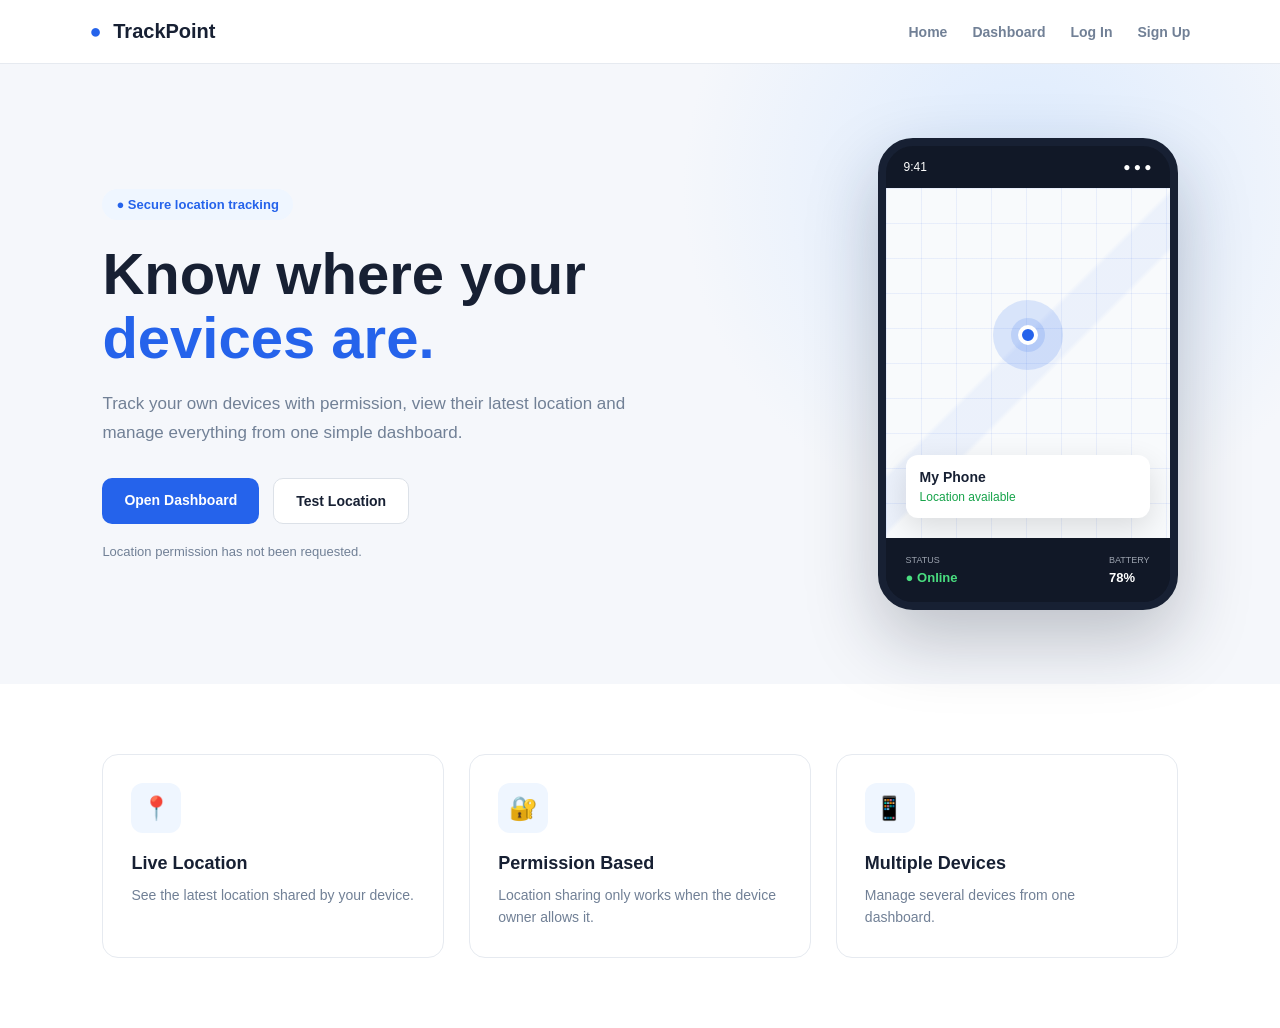
<file: index.html>
<!DOCTYPE html>
<html lang="en">
<head>
    <meta charset="UTF-8">
    <meta name="viewport" content="width=device-width, initial-scale=1.0">

    <title>TrackPoint | Phone Tracking</title>

    <link rel="stylesheet" href="css/style.css">
</head>

<body>

    <nav class="navbar">

        <div class="logo">
            <span>●</span> TrackPoint
        </div>

        <div class="nav-links">
            <a href="index.html">Home</a>
            <a href="dashboard.html">Dashboard</a>
            <a href="login.html">Log In</a>
            <a href="signup.html" class="nav-signup">Sign Up</a>
        </div>

    </nav>


    <main class="hero">

        <div class="hero-content">

            <div class="badge">
                ● Secure location tracking
            </div>

            <h1>
                Know where your
                <span>devices are.</span>
            </h1>

            <p>
                Track your own devices with permission,
                view their latest location and manage
                everything from one simple dashboard.
            </p>

            <div class="hero-buttons">

                <a href="dashboard.html" class="btn primary">
                    Open Dashboard
                </a>

                <button class="btn secondary" onclick="requestLocation()">
                    Test Location
                </button>

            </div>

            <div id="location-status" class="location-status">
                Location permission has not been requested.
            </div>

        </div>


        <div class="phone-preview">

            <div class="phone">

                <div class="phone-top">
                    <span>9:41</span>
                    <span>● ● ●</span>
                </div>

                <div class="map">

                    <div class="map-grid"></div>

                    <div class="location-ring">
                        <div class="location-dot"></div>
                    </div>

                    <div class="map-card">
                        <strong>My Phone</strong>
                        <small>Location available</small>
                    </div>

                </div>

                <div class="phone-bottom">

                    <div>
                        <small>STATUS</small>
                        <strong class="online">● Online</strong>
                    </div>

                    <div>
                        <small>BATTERY</small>
                        <strong>78%</strong>
                    </div>

                </div>

            </div>

        </div>

    </main>


    <section class="features">

        <div class="feature">
            <div class="feature-icon">📍</div>

            <h3>Live Location</h3>

            <p>
                See the latest location shared by your device.
            </p>
        </div>


        <div class="feature">
            <div class="feature-icon">🔐</div>

            <h3>Permission Based</h3>

            <p>
                Location sharing only works when the device owner allows it.
            </p>
        </div>


        <div class="feature">
            <div class="feature-icon">📱</div>

            <h3>Multiple Devices</h3>

            <p>
                Manage several devices from one dashboard.
            </p>
        </div>

    </section>


    <script src="js/app.js"></script>

</body>
</html>
</file>
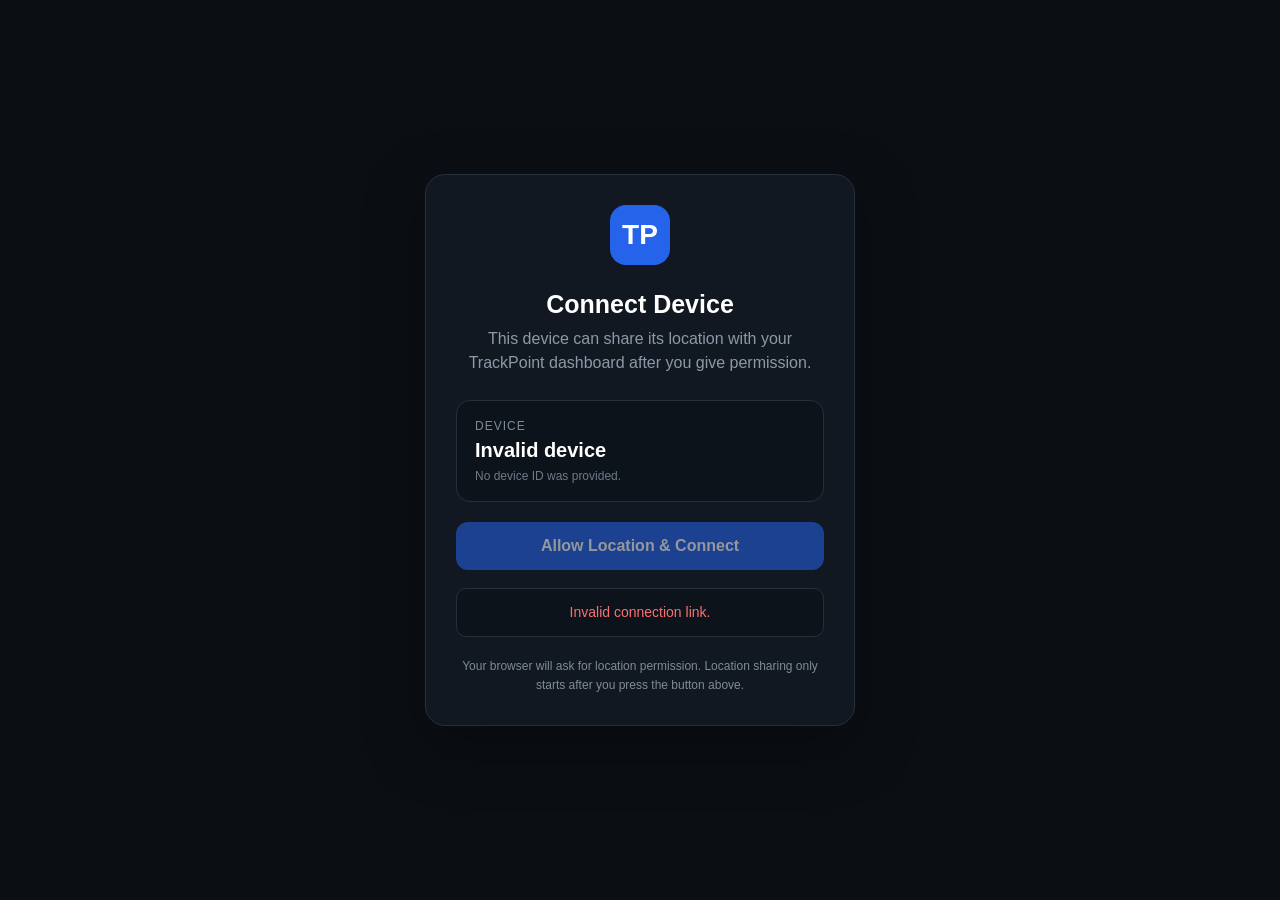
<file: dashboard-backup.html>
<!DOCTYPE html>
<html lang="en">
<head>
    <meta charset="UTF-8">
    <meta name="viewport" content="width=device-width, initial-scale=1.0">

    <title>TrackPoint | Connect Device</title>

    <style>
        * {
            box-sizing: border-box;
            margin: 0;
            padding: 0;
        }

        body {
            font-family: Arial, sans-serif;
            background: #0b0f14;
            color: #ffffff;
            min-height: 100vh;
            display: flex;
            align-items: center;
            justify-content: center;
            padding: 20px;
        }

        .container {
            width: 100%;
            max-width: 430px;
            background: #121821;
            border: 1px solid #26303d;
            border-radius: 20px;
            padding: 30px;
            box-shadow: 0 20px 60px rgba(0,0,0,.35);
        }

        .logo {
            text-align: center;
            margin-bottom: 25px;
        }

        .logo-icon {
            width: 60px;
            height: 60px;
            margin: auto;
            border-radius: 16px;
            background: #2563eb;
            display: flex;
            align-items: center;
            justify-content: center;
            font-size: 28px;
            font-weight: bold;
        }

        h1 {
            text-align: center;
            margin-top: 15px;
            font-size: 25px;
        }

        .subtitle {
            text-align: center;
            color: #8d99a8;
            margin-top: 8px;
            line-height: 1.5;
        }

        .device-box {
            margin-top: 25px;
            background: #0d131b;
            border: 1px solid #26303d;
            border-radius: 14px;
            padding: 18px;
        }

        .label {
            color: #7f8b9a;
            font-size: 12px;
            text-transform: uppercase;
            letter-spacing: 1px;
        }

        .device-name {
            font-size: 20px;
            font-weight: bold;
            margin-top: 6px;
        }

        .device-id {
            font-size: 12px;
            color: #6f7a88;
            margin-top: 7px;
            word-break: break-all;
        }

        button {
            width: 100%;
            border: none;
            border-radius: 12px;
            padding: 15px;
            margin-top: 20px;
            font-size: 16px;
            font-weight: bold;
            cursor: pointer;
            background: #2563eb;
            color: white;
        }

        button:hover {
            background: #1d4ed8;
        }

        button:disabled {
            opacity: .55;
            cursor: not-allowed;
        }

        .status {
            margin-top: 18px;
            padding: 13px;
            border-radius: 10px;
            background: #0d131b;
            border: 1px solid #26303d;
            color: #9ba6b5;
            text-align: center;
            font-size: 14px;
            line-height: 1.5;
        }

        .success {
            color: #4ade80;
        }

        .error {
            color: #f87171;
        }

        .info {
            margin-top: 20px;
            color: #7f8b9a;
            font-size: 12px;
            line-height: 1.6;
            text-align: center;
        }
    </style>
</head>

<body>

<div class="container">

    <div class="logo">
        <div class="logo-icon">TP</div>
    </div>

    <h1>Connect Device</h1>

    <p class="subtitle">
        This device can share its location with your TrackPoint dashboard
        after you give permission.
    </p>

    <div class="device-box">
        <div class="label">Device</div>

        <div class="device-name" id="deviceName">
            Loading...
        </div>

        <div class="device-id" id="deviceId"></div>
    </div>

    <button id="connectBtn" onclick="connectDevice()">
        Allow Location & Connect
    </button>

    <div class="status" id="status">
        Waiting for connection...
    </div>

    <div class="info">
        Your browser will ask for location permission.
        Location sharing only starts after you press the button above.
    </div>

</div>

<script>

const SUPABASE_URL =
    "https://zlzbbtoainxzvgocxpmb.supabase.co";

const SUPABASE_KEY =
    "sb_publishable_MV7UbRGe-c1TiR_YE4s-vA_uX1ThRm_";

const params = new URLSearchParams(window.location.search);

const deviceId = params.get("device");

const deviceNameElement =
    document.getElementById("deviceName");

const deviceIdElement =
    document.getElementById("deviceId");

const statusElement =
    document.getElementById("status");

const connectBtn =
    document.getElementById("connectBtn");

let watchId = null;


/* =========================
   LOAD DEVICE
========================= */

async function loadDevice() {

    if (!deviceId) {

        deviceNameElement.textContent =
            "Invalid device";

        deviceIdElement.textContent =
            "No device ID was provided.";

        connectBtn.disabled = true;

        statusElement.innerHTML =
            '<span class="error">Invalid connection link.</span>';

        return;
    }

    deviceIdElement.textContent =
        deviceId;

    try {

        const response = await fetch(
            `${SUPABASE_URL}/rest/v1/devices?id=eq.${encodeURIComponent(deviceId)}&select=id,device_name,device_code,status`,
            {
                headers: {
                    apikey: SUPABASE_KEY,
                    Authorization:
                        `Bearer ${SUPABASE_KEY}`
                }
            }
        );

        if (!response.ok) {
            throw new Error("Could not load device.");
        }

        const devices = await response.json();

        if (!devices.length) {

            deviceNameElement.textContent =
                "Device not found";

            statusElement.innerHTML =
                '<span class="error">This device does not exist.</span>';

            connectBtn.disabled = true;

            return;
        }

        const device = devices[0];

        deviceNameElement.textContent =
            device.device_name;

        statusElement.textContent =
            "Ready to connect.";

    } catch (error) {

        console.error(error);

        statusElement.innerHTML =
            '<span class="error">Unable to connect to TrackPoint.</span>';
    }
}


/* =========================
   CONNECT DEVICE
========================= */

async function connectDevice() {

    if (!deviceId) {
        return;
    }

    if (!navigator.geolocation) {

        statusElement.innerHTML =
            '<span class="error">This browser does not support location services.</span>';

        return;
    }

    connectBtn.disabled = true;

    statusElement.textContent =
        "Requesting location permission...";

    try {

        const position =
            await getCurrentPosition();

        await sendLocation(position);

        statusElement.innerHTML =
            '<span class="success">Device connected successfully.</span>';

        startTracking();

    } catch (error) {

        console.error(error);

        connectBtn.disabled = false;

        if (error.code === 1) {

            statusElement.innerHTML =
                '<span class="error">Location permission was denied.</span>';

        } else if (error.code === 2) {

            statusElement.innerHTML =
                '<span class="error">Your location could not be determined.</span>';

        } else if (error.code === 3) {

            statusElement.innerHTML =
                '<span class="error">Location request timed out.</span>';

        } else {

            statusElement.innerHTML =
                '<span class="error">Could not connect this device.</span>';
        }
    }
}


/* =========================
   GET LOCATION
========================= */

function getCurrentPosition() {

    return new Promise((resolve, reject) => {

        navigator.geolocation.getCurrentPosition(
            resolve,
            reject,
            {
                enableHighAccuracy: true,
                maximumAge: 5000,
                timeout: 15000
            }
        );

    });
}


/* =========================
   SEND LOCATION
========================= */

async function sendLocation(position) {

    const latitude =
        position.coords.latitude;

    const longitude =
        position.coords.longitude;

    const accuracy =
        position.coords.accuracy;

    const recordedAt =
        new Date().toISOString();


    /* Save location history */

    const locationResponse =
        await fetch(
            `${SUPABASE_URL}/rest/v1/device_locations`,
            {
                method: "POST",

                headers: {
                    apikey: SUPABASE_KEY,
                    Authorization:
                        `Bearer ${SUPABASE_KEY}`,
                    "Content-Type":
                        "application/json",
                    Prefer: "return=minimal"
                },

                body: JSON.stringify({
                    device_id: deviceId,
                    latitude: latitude,
                    longitude: longitude,
                    accuracy: accuracy,
                    recorded_at: recordedAt
                })
            }
        );


    if (!locationResponse.ok) {

        const errorText =
            await locationResponse.text();

        console.error(errorText);

        throw new Error(
            "Failed to save location."
        );
    }


    /* Update device */

    const deviceResponse =
        await fetch(
            `${SUPABASE_URL}/rest/v1/devices?id=eq.${encodeURIComponent(deviceId)}`,
            {
                method: "PATCH",

                headers: {
                    apikey: SUPABASE_KEY,
                    Authorization:
                        `Bearer ${SUPABASE_KEY}`,
                    "Content-Type":
                        "application/json",
                    Prefer: "return=minimal"
                },

                body: JSON.stringify({

                    status: "online",

                    last_latitude:
                        latitude,

                    last_longitude:
                        longitude,

                    last_accuracy:
                        accuracy,

                    last_seen:
                        recordedAt
                })
            }
        );


    if (!deviceResponse.ok) {

        throw new Error(
            "Failed to update device."
        );
    }


    console.log(
        "Location sent:",
        latitude,
        longitude,
        accuracy
    );
}


/* =========================
   CONTINUOUS TRACKING
========================= */

function startTracking() {

    if (watchId !== null) {
        return;
    }

    watchId =
        navigator.geolocation.watchPosition(

            async position => {

                try {

                    await sendLocation(position);

                    statusElement.innerHTML =
                        '<span class="success">Connected • Location updating</span>';

                } catch (error) {

                    console.error(error);

                    statusElement.innerHTML =
                        '<span class="error">Connected, but location update failed.</span>';
                }

            },

            error => {

                console.error(error);

                statusElement.innerHTML =
                    '<span class="error">Location updates stopped.</span>';

                connectBtn.disabled = false;
            },

            {
                enableHighAccuracy: true,
                maximumAge: 5000,
                timeout: 15000
            }
        );
}


/* =========================
   START
========================= */

loadDevice();

</script>

</body>
</html>
</file>
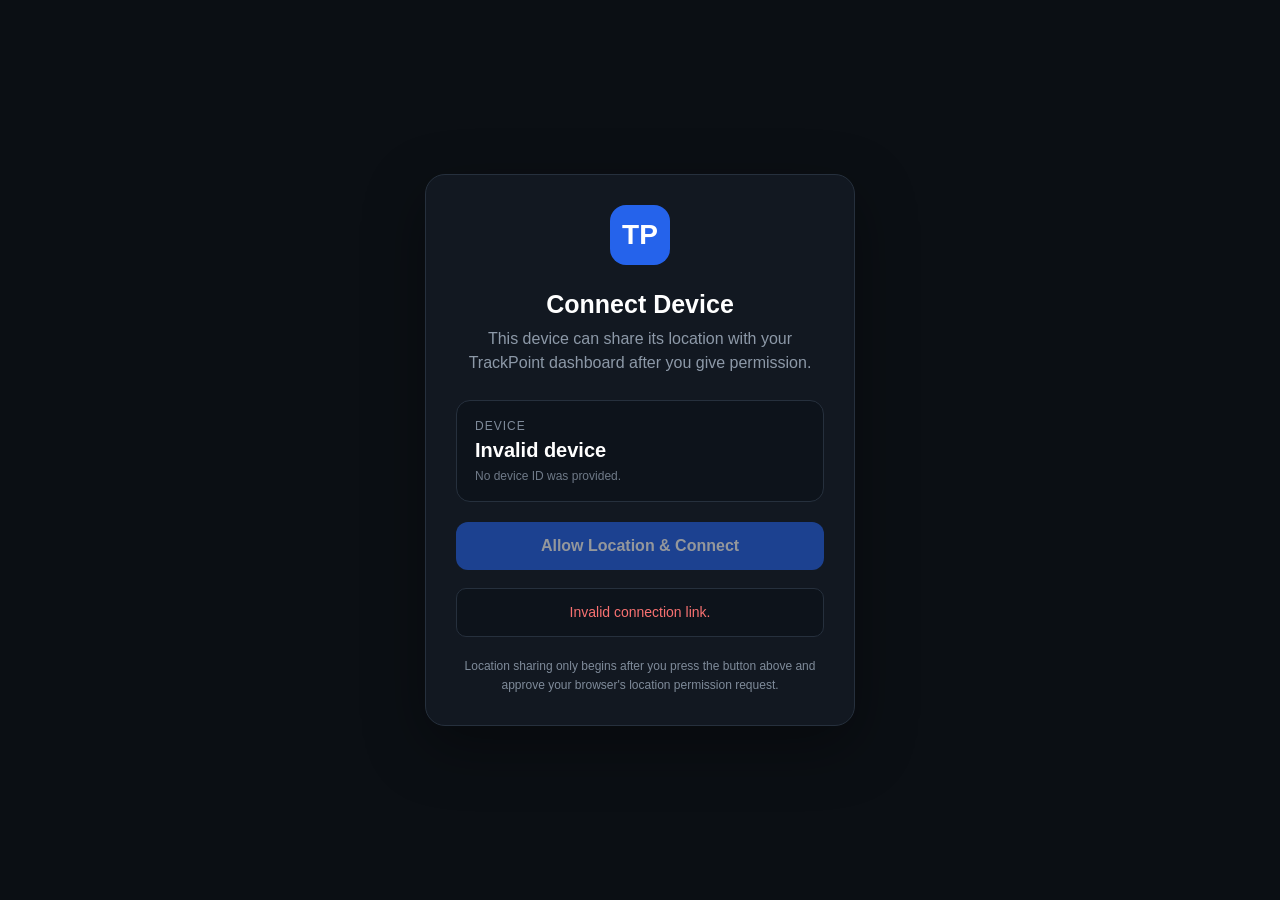
<file: phone-backup.html>
<!DOCTYPE html>
<html lang="en">
<head>

    <meta charset="UTF-8">

    <meta
        name="viewport"
        content="width=device-width, initial-scale=1.0"
    >

    <title>TrackPoint | Connect Device</title>

    <style>

        * {
            box-sizing: border-box;
            margin: 0;
            padding: 0;
        }

        body {
            font-family: Arial, sans-serif;
            background: #0b0f14;
            color: white;
            min-height: 100vh;

            display: flex;
            align-items: center;
            justify-content: center;

            padding: 20px;
        }

        .container {
            width: 100%;
            max-width: 430px;

            background: #121821;

            border: 1px solid #26303d;

            border-radius: 20px;

            padding: 30px;

            box-shadow:
                0 20px 60px rgba(0,0,0,.35);
        }

        .logo {
            text-align: center;
            margin-bottom: 25px;
        }

        .logo-icon {
            width: 60px;
            height: 60px;

            margin: auto;

            border-radius: 16px;

            background: #2563eb;

            display: flex;
            align-items: center;
            justify-content: center;

            font-size: 28px;
            font-weight: bold;
        }

        h1 {
            text-align: center;
            margin-top: 15px;
            font-size: 25px;
        }

        .subtitle {
            text-align: center;

            color: #8d99a8;

            margin-top: 8px;

            line-height: 1.5;
        }

        .device-box {
            margin-top: 25px;

            background: #0d131b;

            border: 1px solid #26303d;

            border-radius: 14px;

            padding: 18px;
        }

        .label {
            color: #7f8b9a;

            font-size: 12px;

            text-transform: uppercase;

            letter-spacing: 1px;
        }

        .device-name {
            font-size: 20px;

            font-weight: bold;

            margin-top: 6px;
        }

        .device-id {
            font-size: 12px;

            color: #6f7a88;

            margin-top: 7px;

            word-break: break-all;
        }

        button {
            width: 100%;

            border: none;

            border-radius: 12px;

            padding: 15px;

            margin-top: 20px;

            font-size: 16px;

            font-weight: bold;

            cursor: pointer;

            background: #2563eb;

            color: white;
        }

        button:hover {
            background: #1d4ed8;
        }

        button:disabled {
            opacity: .55;
            cursor: not-allowed;
        }

        .status {
            margin-top: 18px;

            padding: 13px;

            border-radius: 10px;

            background: #0d131b;

            border: 1px solid #26303d;

            color: #9ba6b5;

            text-align: center;

            font-size: 14px;

            line-height: 1.5;
        }

        .success {
            color: #4ade80;
        }

        .error {
            color: #f87171;
        }

        .warning {
            color: #fbbf24;
        }

        .info {
            margin-top: 20px;

            color: #7f8b9a;

            font-size: 12px;

            line-height: 1.6;

            text-align: center;
        }

    </style>

</head>

<body>

<div class="container">

    <div class="logo">

        <div class="logo-icon">
            TP
        </div>

    </div>

    <h1>
        Connect Device
    </h1>

    <p class="subtitle">
        This device can share its location with your TrackPoint
        dashboard after you give permission.
    </p>

    <div class="device-box">

        <div class="label">
            Device
        </div>

        <div
            class="device-name"
            id="deviceName"
        >
            Loading...
        </div>

        <div
            class="device-id"
            id="deviceId"
        ></div>

    </div>

    <button
        id="connectBtn"
        onclick="connectDevice()"
    >
        Allow Location & Connect
    </button>

    <div
        class="status"
        id="status"
    >
        Checking connection...
    </div>

    <div class="info">

        Location sharing only begins after you press
        the button above and approve your browser's
        location permission request.

    </div>

</div>

<script>

const SUPABASE_URL =
    "https://zlzbbtoainxzvgocxpmb.supabase.co";

const SUPABASE_KEY =
    "sb_publishable_MV7UbRGe-c1TiR_YE4s-vA_uX1ThRm_";


const params =
    new URLSearchParams(
        window.location.search
    );

const deviceId =
    params.get("device");


const deviceNameElement =
    document.getElementById(
        "deviceName"
    );

const deviceIdElement =
    document.getElementById(
        "deviceId"
    );

const statusElement =
    document.getElementById(
        "status"
    );

const connectBtn =
    document.getElementById(
        "connectBtn"
    );


let watchId = null;


/* =========================
   STATUS
========================= */

function setStatus(
    message,
    type = ""
) {

    statusElement.className =
        "status " + type;

    statusElement.textContent =
        message;
}


/* =========================
   CHECK BROWSER
========================= */

function checkBrowser() {

    if (!window.isSecureContext) {

        setStatus(
            "Location access requires a secure HTTPS connection. The local HTTP address may work on your computer but not on your phone.",
            "warning"
        );

        return false;
    }

    if (!navigator.geolocation) {

        setStatus(
            "This browser does not support location services.",
            "error"
        );

        return false;
    }

    return true;
}


/* =========================
   LOAD DEVICE
========================= */

async function loadDevice() {

    if (!deviceId) {

        deviceNameElement.textContent =
            "Invalid device";

        deviceIdElement.textContent =
            "No device ID was provided.";

        connectBtn.disabled = true;

        setStatus(
            "Invalid connection link.",
            "error"
        );

        return;
    }

    deviceIdElement.textContent =
        deviceId;

    try {

        const response =
            await fetch(
                `${SUPABASE_URL}/rest/v1/devices?id=eq.${encodeURIComponent(deviceId)}&select=id,device_name,device_code,status`,
                {
                    headers: {
                        apikey:
                            SUPABASE_KEY,

                        Authorization:
                            `Bearer ${SUPABASE_KEY}`
                    }
                }
            );

        if (!response.ok) {
            throw new Error(
                "Supabase request failed"
            );
        }

        const devices =
            await response.json();

        if (!devices.length) {

            deviceNameElement.textContent =
                "Device not found";

            connectBtn.disabled =
                true;

            setStatus(
                "This device does not exist.",
                "error"
            );

            return;
        }

        const device =
            devices[0];

        deviceNameElement.textContent =
            device.device_name;

        setStatus(
            "Ready to connect."
        );

        checkBrowser();

    } catch (error) {

        console.error(error);

        setStatus(
            "Unable to reach TrackPoint. Check your internet connection.",
            "error"
        );
    }
}


/* =========================
   CONNECT
========================= */

async function connectDevice() {

    if (!deviceId) {
        return;
    }

    if (!checkBrowser()) {
        return;
    }

    connectBtn.disabled = true;

    setStatus(
        "Requesting location permission..."
    );

    try {

        const position =
            await getCurrentPosition();

        setStatus(
            "Location received. Connecting device..."
        );

        await sendLocation(
            position
        );

        setStatus(
            "Device connected successfully. Location updating.",
            "success"
        );

        startTracking();

    } catch (error) {

        console.error(
            "Location error:",
            error
        );

        connectBtn.disabled = false;

        if (error.code === 1) {

            setStatus(
                "Location permission was denied. Please allow location access in your browser settings.",
                "error"
            );

        } else if (error.code === 2) {

            setStatus(
                "Your phone could not determine its location. Make sure Location Services are enabled.",
                "error"
            );

        } else if (error.code === 3) {

            setStatus(
                "Location request timed out. Try again in an area with a better GPS signal.",
                "error"
            );

        } else if (
            error.message &&
            error.message.includes("Failed to save")
        ) {

            setStatus(
                "Your location was found, but TrackPoint could not save it to the server.",
                "error"
            );

        } else {

            setStatus(
                "Could not connect this device: " +
                error.message,
                "error"
            );
        }
    }
}


/* =========================
   GET LOCATION
========================= */

function getCurrentPosition() {

    return new Promise(
        (resolve, reject) => {

            navigator.geolocation.getCurrentPosition(

                resolve,

                reject,

                {
                    enableHighAccuracy:
                        true,

                    maximumAge:
                        5000,

                    timeout:
                        20000
                }
            );
        }
    );
}


/* =========================
   SEND LOCATION
========================= */

async function sendLocation(
    position
) {

    const latitude =
        position.coords.latitude;

    const longitude =
        position.coords.longitude;

    const accuracy =
        position.coords.accuracy;

    const recordedAt =
        new Date().toISOString();


    const locationResponse =
        await fetch(
            `${SUPABASE_URL}/rest/v1/device_locations`,
            {
                method: "POST",

                headers: {
                    apikey:
                        SUPABASE_KEY,

                    Authorization:
                        `Bearer ${SUPABASE_KEY}`,

                    "Content-Type":
                        "application/json",

                    Prefer:
                        "return=minimal"
                },

                body:
                    JSON.stringify({

                        device_id:
                            deviceId,

                        latitude:
                            latitude,

                        longitude:
                            longitude,

                        accuracy:
                            accuracy,

                        recorded_at:
                            recordedAt
                    })
            }
        );


    if (!locationResponse.ok) {

        const text =
            await locationResponse.text();

        console.error(
            "Location save error:",
            text
        );

        throw new Error(
            "Failed to save location."
        );
    }


    const deviceResponse =
        await fetch(
            `${SUPABASE_URL}/rest/v1/devices?id=eq.${encodeURIComponent(deviceId)}`,
            {
                method: "PATCH",

                headers: {
                    apikey:
                        SUPABASE_KEY,

                    Authorization:
                        `Bearer ${SUPABASE_KEY}`,

                    "Content-Type":
                        "application/json",

                    Prefer:
                        "return=minimal"
                },

                body:
                    JSON.stringify({

                        status:
                            "online",

                        last_latitude:
                            latitude,

                        last_longitude:
                            longitude,

                        last_accuracy:
                            accuracy,

                        last_seen:
                            recordedAt
                    })
            }
        );


    if (!deviceResponse.ok) {

        const text =
            await deviceResponse.text();

        console.error(
            "Device update error:",
            text
        );

        throw new Error(
            "Failed to update device."
        );
    }

    console.log(
        "Location sent:",
        latitude,
        longitude,
        accuracy
    );
}


/* =========================
   LIVE TRACKING
========================= */

function startTracking() {

    if (watchId !== null) {
        return;
    }

    watchId =
        navigator.geolocation.watchPosition(

            async position => {

                try {

                    await sendLocation(
                        position
                    );

                    setStatus(
                        "Connected • Location updating",
                        "success"
                    );

                } catch (error) {

                    console.error(
                        error
                    );

                    setStatus(
                        "Connected, but the latest location could not be saved.",
                        "error"
                    );
                }
            },

            error => {

                console.error(
                    "Tracking error:",
                    error
                );

                if (error.code === 1) {

                    setStatus(
                        "Location permission was removed.",
                        "error"
                    );

                } else {

                    setStatus(
                        "Location updates stopped.",
                        "error"
                    );
                }

                connectBtn.disabled =
                    false;
            },

            {
                enableHighAccuracy:
                    true,

                maximumAge:
                    5000,

                timeout:
                    20000
            }
        );
}


/* =========================
   START
========================= */

loadDevice();

</script>

</body>
</html>
</file>
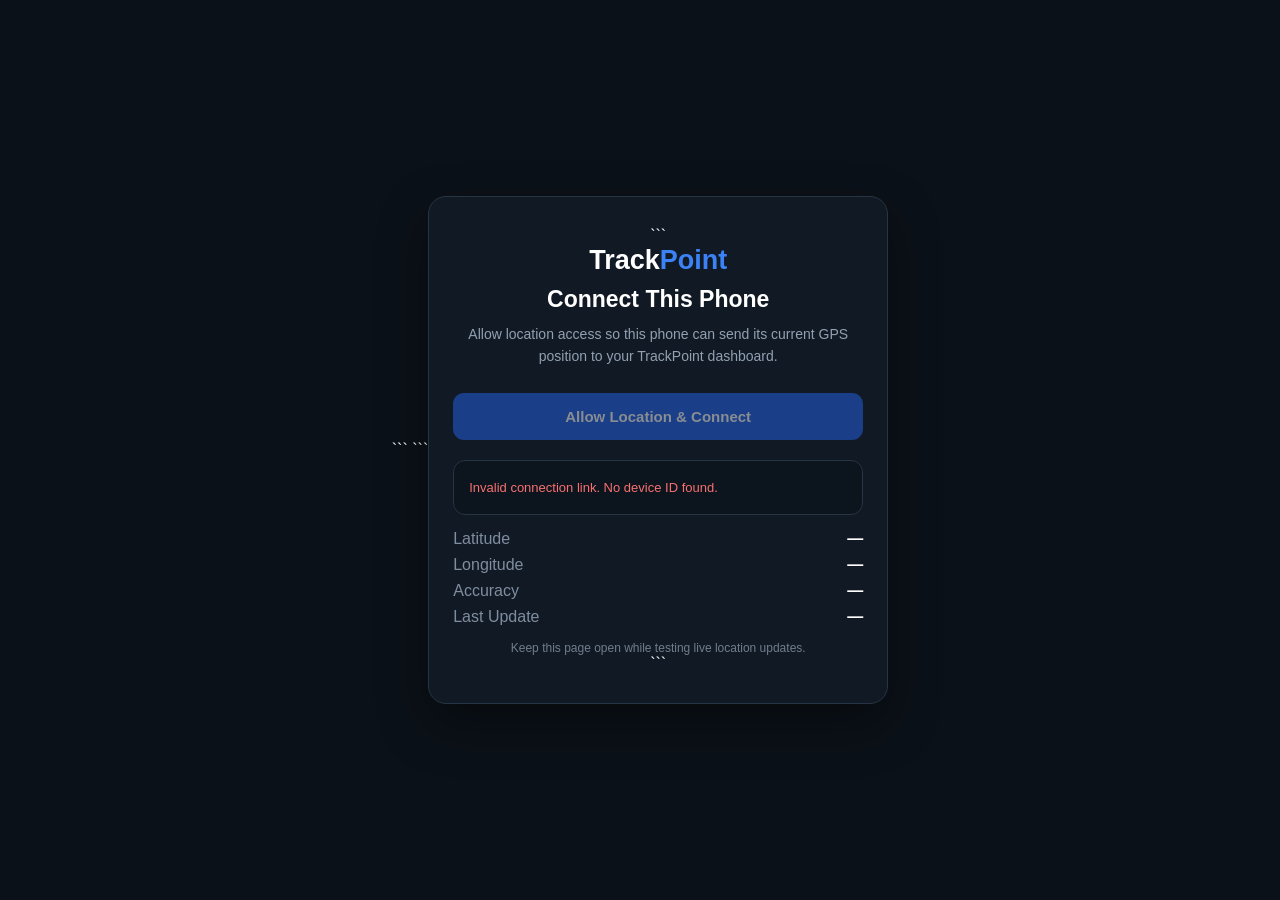
<file: phone.html>
<!DOCTYPE html>

<html lang="en">
<head>
    <meta charset="UTF-8">
    <meta name="viewport" content="width=device-width, initial-scale=1.0">

```
<title>TrackPoint | Connect Device</title>

<style>
    * {
        box-sizing: border-box;
        margin: 0;
        padding: 0;
    }

    body {
        font-family: Arial, sans-serif;
        background: #0b1118;
        color: #ffffff;
        min-height: 100vh;
        display: flex;
        justify-content: center;
        align-items: center;
        padding: 20px;
    }

    .box {
        width: 100%;
        max-width: 460px;
        background: #111a24;
        border: 1px solid #263443;
        border-radius: 18px;
        padding: 30px 24px;
        text-align: center;
        box-shadow: 0 20px 50px rgba(0,0,0,.35);
    }

    .logo {
        font-size: 27px;
        font-weight: 800;
        margin-bottom: 10px;
    }

    .logo span {
        color: #3b82f6;
    }

    h1 {
        font-size: 23px;
        margin-bottom: 10px;
    }

    p {
        color: #91a0b2;
        line-height: 1.6;
        font-size: 14px;
    }

    button {
        width: 100%;
        margin-top: 25px;
        padding: 15px;
        border: 0;
        border-radius: 11px;
        background: #2563eb;
        color: white;
        font-size: 15px;
        font-weight: 700;
        cursor: pointer;
    }

    button:disabled {
        opacity: .5;
        cursor: not-allowed;
    }

    .status {
        margin-top: 20px;
        padding: 15px;
        background: #0c141d;
        border: 1px solid #263443;
        border-radius: 12px;
        text-align: left;
        font-size: 13px;
        line-height: 1.8;
    }

    .success {
        color: #4ade80;
    }

    .error {
        color: #f87171;
    }

    .warning {
        color: #fbbf24;
    }

    .location {
        margin-top: 15px;
        display: grid;
        gap: 8px;
    }

    .location div {
        display: flex;
        justify-content: space-between;
        gap: 15px;
    }

    .location span:first-child {
        color: #7f8da0;
    }

    .location span:last-child {
        color: white;
        font-weight: 600;
        text-align: right;
    }

    .accuracy-good {
        color: #4ade80 !important;
    }

    .accuracy-medium {
        color: #fbbf24 !important;
    }

    .accuracy-poor {
        color: #f87171 !important;
    }

    .small {
        margin-top: 15px;
        font-size: 12px;
        color: #6f7d8e;
    }
</style>
```

</head>

<body>

<div class="box">

```
<div class="logo">
    Track<span>Point</span>
</div>

<h1>Connect This Phone</h1>

<p>
    Allow location access so this phone can send its
    current GPS position to your TrackPoint dashboard.
</p>

<button id="connectButton">
    Allow Location & Connect
</button>

<div class="status" id="status">
    Ready to request GPS permission.
</div>

<div class="location">

    <div>
        <span>Latitude</span>
        <span id="latitude">—</span>
    </div>

    <div>
        <span>Longitude</span>
        <span id="longitude">—</span>
    </div>

    <div>
        <span>Accuracy</span>
        <span id="accuracy">—</span>
    </div>

    <div>
        <span>Last Update</span>
        <span id="lastUpdate">—</span>
    </div>

</div>

<div class="small">
    Keep this page open while testing live location updates.
</div>
```

</div>

<script>

const SUPABASE_URL =
    "https://zlzbbtoainxzvgocxpmb.supabase.co";

const SUPABASE_KEY =
    "sb_publishable_MV7UbRGe-c1TiR_YE4s-vA_uX1ThRm_";


/* =========================
   DEVICE ID
========================= */

const params = new URLSearchParams(
    window.location.search
);

const deviceId = params.get("device");


/* =========================
   ELEMENTS
========================= */

const connectButton =
    document.getElementById("connectButton");

const statusBox =
    document.getElementById("status");

const latitudeElement =
    document.getElementById("latitude");

const longitudeElement =
    document.getElementById("longitude");

const accuracyElement =
    document.getElementById("accuracy");

const lastUpdateElement =
    document.getElementById("lastUpdate");


/* =========================
   GPS STATE
========================= */

let watchId = null;

let bestAccuracy = Infinity;

let lastSentAt = 0;

let lastLatitude = null;

let lastLongitude = null;

let connected = false;


/*
   We don't want a terrible location estimate
   overwriting a good GPS fix.

   1000m is still useful as a fallback,
   but the dashboard will know the accuracy.
*/
const MAX_ACCEPTABLE_ACCURACY = 1000;


/*
   Avoid hammering Supabase if the browser
   fires many GPS updates very quickly.
*/
const MIN_SEND_INTERVAL = 3000;


/* =========================
   STATUS
========================= */

function setStatus(message, type = "") {

    statusBox.textContent = message;

    statusBox.className = "status";

    if (type) {
        statusBox.classList.add(type);
    }
}


/* =========================
   ACCURACY DISPLAY
========================= */

function updateAccuracyDisplay(accuracy) {

    accuracyElement.textContent =
        `${accuracy.toFixed(1)} m`;

    accuracyElement.classList.remove(
        "accuracy-good",
        "accuracy-medium",
        "accuracy-poor"
    );

    if (accuracy <= 30) {

        accuracyElement.classList.add(
            "accuracy-good"
        );

    } else if (accuracy <= 100) {

        accuracyElement.classList.add(
            "accuracy-medium"
        );

    } else {

        accuracyElement.classList.add(
            "accuracy-poor"
        );
    }
}


/* =========================
   SUPABASE UPDATE
========================= */

async function saveLocation(
    latitude,
    longitude,
    accuracy,
    timestamp
) {

    if (!deviceId) {

        setStatus(
            "No device ID was supplied in this connection link.",
            "error"
        );

        return false;
    }


    try {

        const response = await fetch(
            `${SUPABASE_URL}/rest/v1/devices?id=eq.${encodeURIComponent(deviceId)}`,
            {
                method: "PATCH",

                headers: {
                    "apikey": SUPABASE_KEY,

                    "Authorization":
                        `Bearer ${SUPABASE_KEY}`,

                    "Content-Type":
                        "application/json",

                    "Prefer":
                        "return=minimal"
                },

                body: JSON.stringify({

                    last_latitude:
                        latitude,

                    last_longitude:
                        longitude,

                    last_accuracy:
                        accuracy,

                    last_seen:
                        new Date(timestamp).toISOString(),

                    status:
                        "online"

                })
            }
        );


        if (!response.ok) {

            const errorText =
                await response.text();

            console.error(
                "Supabase location error:",
                response.status,
                errorText
            );

            setStatus(
                "GPS works, but TrackPoint could not save the location.",
                "error"
            );

            return false;
        }


        return true;

    } catch (error) {

        console.error(
            "Network error:",
            error
        );

        setStatus(
            "GPS works, but the location could not reach TrackPoint.",
            "error"
        );

        return false;
    }
}


/* =========================
   GPS POSITION
========================= */

async function handlePosition(position) {

    const latitude =
        position.coords.latitude;

    const longitude =
        position.coords.longitude;

    const accuracy =
        Number(position.coords.accuracy);

    const timestamp =
        position.timestamp || Date.now();


    console.log(
        "GPS position:",
        {
            latitude,
            longitude,
            accuracy,
            timestamp
        }
    );


    /*
       Ignore invalid coordinates.
    */

    if (
        !Number.isFinite(latitude) ||
        !Number.isFinite(longitude) ||
        !Number.isFinite(accuracy)
    ) {

        setStatus(
            "The phone returned invalid GPS data. Waiting for another fix...",
            "warning"
        );

        return;
    }


    /*
       Don't allow an extremely poor location
       to replace a much better GPS location.
    */

    if (accuracy > MAX_ACCEPTABLE_ACCURACY) {

        latitudeElement.textContent =
            latitude.toFixed(6);

        longitudeElement.textContent =
            longitude.toFixed(6);

        updateAccuracyDisplay(accuracy);

        setStatus(
            `Location found, but accuracy is too low (${Math.round(accuracy)} m). Waiting for a better GPS fix...`,
            "warning"
        );

        return;
    }


    /*
       If we already have a significantly better
       location, don't immediately replace it with
       a much worse one.
    */

    if (
        bestAccuracy !== Infinity &&
        accuracy > bestAccuracy * 3
    ) {

        console.log(
            "Ignoring worse GPS fix:",
            accuracy,
            "previous:",
            bestAccuracy
        );

        return;
    }


    /*
       Remember the best accuracy we have seen.
    */

    if (accuracy < bestAccuracy) {
        bestAccuracy = accuracy;
    }


    latitudeElement.textContent =
        latitude.toFixed(6);

    longitudeElement.textContent =
        longitude.toFixed(6);

    updateAccuracyDisplay(accuracy);


    lastUpdateElement.textContent =
        new Date(timestamp).toLocaleTimeString();


    /*
       Don't repeatedly send the exact same
       coordinates every few milliseconds.
    */

    const now = Date.now();

    const samePosition =
        lastLatitude === latitude &&
        lastLongitude === longitude;

    if (
        samePosition &&
        now - lastSentAt < MIN_SEND_INTERVAL
    ) {
        return;
    }


    if (
        now - lastSentAt < MIN_SEND_INTERVAL
    ) {
        return;
    }


    setStatus(
        accuracy <= 50
            ? "Excellent GPS fix. Sending location to TrackPoint..."
            : "GPS fix received. Sending location to TrackPoint..."
    );


    const saved =
        await saveLocation(
            latitude,
            longitude,
            accuracy,
            timestamp
        );


    if (!saved) {
        return;
    }


    lastLatitude =
        latitude;

    lastLongitude =
        longitude;

    lastSentAt =
        now;

    connected = true;


    setStatus(
        `Connected. GPS location updated successfully. Accuracy: ${Math.round(accuracy)} m`,
        "success"
    );
}


/* =========================
   GPS ERROR
========================= */

function gpsError(error) {

    console.error(
        "GPS error:",
        error
    );


    if (error.code === 1) {

        setStatus(
            "Location permission was denied. Allow location permission for this site and try again.",
            "error"
        );

        connectButton.disabled = false;

        connectButton.textContent =
            "Try Location Again";

        return;
    }


    if (error.code === 2) {

        setStatus(
            "The phone could not get a GPS fix. Move somewhere with a clearer view of the sky and try again.",
            "warning"
        );

        return;
    }


    if (error.code === 3) {

        setStatus(
            "GPS is taking too long to get a fix. Waiting for another GPS reading...",
            "warning"
        );

        return;
    }


    setStatus(
        "Unable to determine the phone's location. Waiting for another reading...",
        "error"
    );
}


/* =========================
   START GPS
========================= */

function startGPS() {

    if (!navigator.geolocation) {

        setStatus(
            "This browser does not support device location.",
            "error"
        );

        return;
    }


    if (!window.isSecureContext) {

        setStatus(
            "GPS requires HTTPS. Open the TrackPoint Vercel HTTPS link.",
            "error"
        );

        return;
    }


    if (!deviceId) {

        setStatus(
            "Invalid connection link. No device ID was supplied.",
            "error"
        );

        return;
    }


    /*
       Stop an old watcher before creating
       another one.
    */

    if (watchId !== null) {

        navigator.geolocation.clearWatch(
            watchId
        );

        watchId = null;
    }


    bestAccuracy =
        Infinity;

    lastLatitude =
        null;

    lastLongitude =
        null;

    lastSentAt =
        0;


    connectButton.disabled =
        true;

    connectButton.textContent =
        "Finding GPS...";


    setStatus(
        "Searching for the phone's most accurate available location..."
    );


    /*
       FIRST:
       Request one fresh position.

       This gets the initial fix before
       continuous tracking starts.
    */

    navigator.geolocation.getCurrentPosition(

        async function(position) {

            await handlePosition(
                position
            );


            connectButton.textContent =
                "GPS Connected";


            /*
               THEN:
               Start continuous tracking.
            */

            watchId =
                navigator.geolocation.watchPosition(

                    handlePosition,

                    gpsError,

                    {
                        enableHighAccuracy: true,

                        maximumAge: 0,

                        timeout: 30000
                    }
                );

        },

        function(error) {

            gpsError(error);


            /*
               Even if the first request fails,
               start watching for a later fix.
            */

            watchId =
                navigator.geolocation.watchPosition(

                    handlePosition,

                    gpsError,

                    {
                        enableHighAccuracy: true,

                        maximumAge: 0,

                        timeout: 30000
                    }
                );

        },

        {
            enableHighAccuracy: true,

            maximumAge: 0,

            timeout: 30000
        }
    );
}


/* =========================
   BUTTON
========================= */

connectButton.addEventListener(
    "click",
    startGPS
);


/* =========================
   PAGE VISIBILITY
========================= */

document.addEventListener(
    "visibilitychange",
    function() {

        if (
            document.visibilityState === "visible" &&
            connected
        ) {

            setStatus(
                "TrackPoint is active. Checking for the latest GPS position..."
            );

            /*
               Ask for a fresh fix whenever the
               user returns to the page.
            */

            navigator.geolocation.getCurrentPosition(

                handlePosition,

                gpsError,

                {
                    enableHighAccuracy: true,

                    maximumAge: 0,

                    timeout: 30000
                }
            );
        }
    }
);


/* =========================
   INITIAL VALIDATION
========================= */

if (!deviceId) {

    connectButton.disabled =
        true;

    setStatus(
        "Invalid connection link. No device ID found.",
        "error"
    );
}

</script>

</body>
</html>
</file>
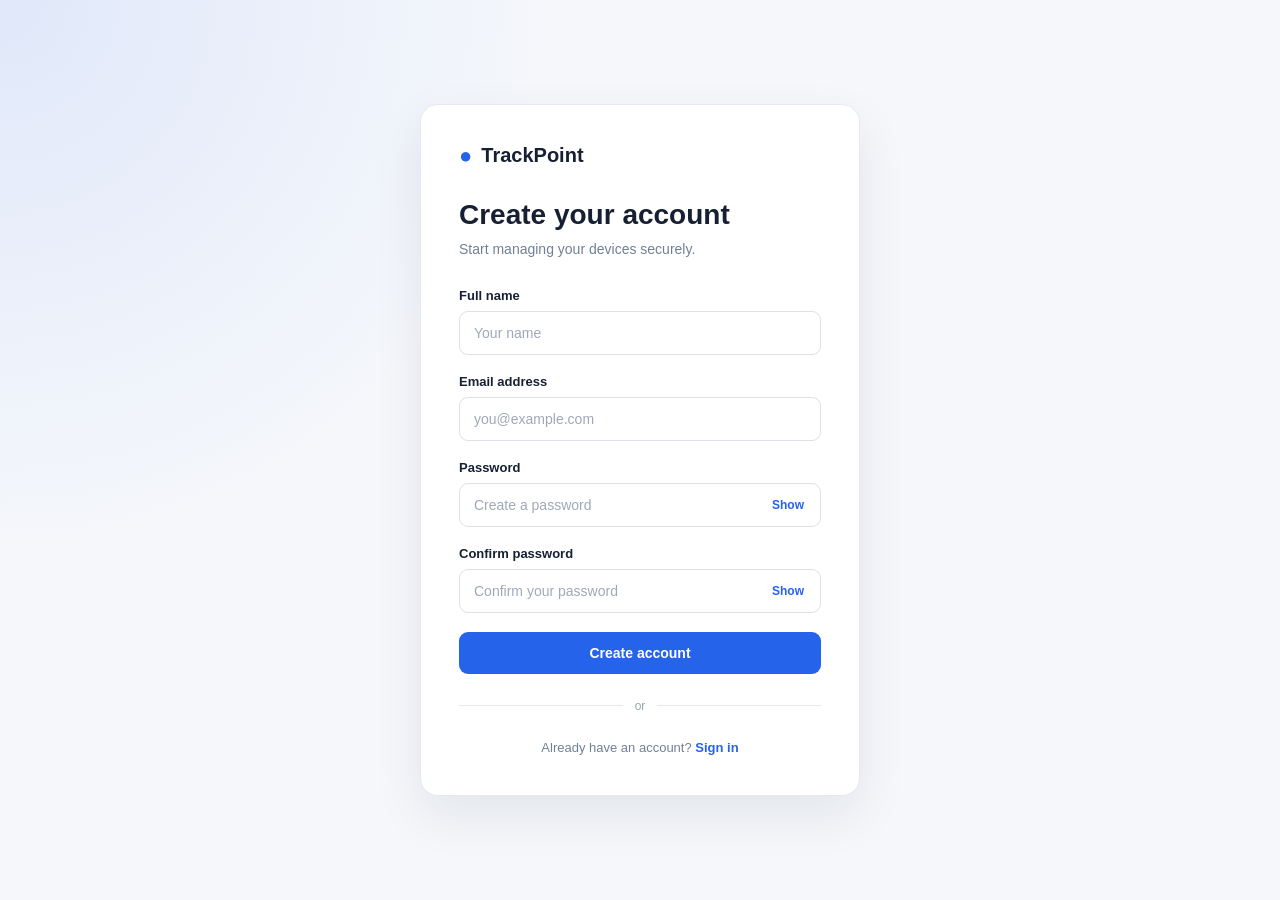
<file: signup.html>
<!DOCTYPE html>
<html lang="en">

<head>
    <meta charset="UTF-8">
    <meta name="viewport" content="width=device-width, initial-scale=1.0">

    <title>Create Account | TrackPoint</title>

    <link rel="stylesheet" href="css/style.css">
</head>

<body>

    <div class="auth-page">

        <div class="auth-card">

            <a href="index.html" class="auth-logo">
                <span>●</span> TrackPoint
            </a>

            <div class="auth-header">
                <h1>Create your account</h1>
                <p>Start managing your devices securely.</p>
            </div>

            <form id="signupForm">

                <div class="input-group">
                    <label>Full name</label>
                    <input
                        type="text"
                        id="signupName"
                        placeholder="Your name"
                        required
                    >
                </div>

                <div class="input-group">
                    <label>Email address</label>
                    <input
                        type="email"
                        id="signupEmail"
                        placeholder="you@example.com"
                        required
                    >
                </div>

                <div class="input-group">
                    <label>Password</label>

                    <div class="password-box">
                        <input
                            type="password"
                            id="signupPassword"
                            placeholder="Create a password"
                            minlength="8"
                            required
                        >

                        <button
                            type="button"
                            onclick="togglePassword('signupPassword', this)"
                        >
                            Show
                        </button>
                    </div>
                </div>

                <div class="input-group">
                    <label>Confirm password</label>

                    <div class="password-box">
                        <input
                            type="password"
                            id="signupConfirmPassword"
                            placeholder="Confirm your password"
                            minlength="8"
                            required
                        >

                        <button
                            type="button"
                            onclick="togglePassword('signupConfirmPassword', this)"
                        >
                            Show
                        </button>
                    </div>
                </div>

                <button type="submit" class="auth-button">
                    Create account
                </button>

                <div id="signupMessage"></div>

            </form>

            <div class="auth-divider">
                <span>or</span>
            </div>

            <p class="auth-switch">
                Already have an account?
                <a href="login.html">Sign in</a>
            </p>

        </div>

    </div>

    <script src="js/app.js"></script>

</body>
</html>
</file>
<file: css/style.css>
/* ========================================
   TRACKPOINT DASHBOARD
======================================== */

* {
    margin: 0;
    padding: 0;
    box-sizing: border-box;
}

:root {
    --bg: #f5f7fb;
    --surface: #ffffff;
    --surface-soft: #f8fafc;
    --text: #172033;
    --muted: #718096;
    --border: #e6eaf0;
    --primary: #2563eb;
    --primary-dark: #1d4ed8;
    --success: #16a34a;
    --sidebar: #111827;
}

body {
    font-family: Arial, Helvetica, sans-serif;
    background: var(--bg);
    color: var(--text);
}

button {
    font-family: inherit;
    cursor: pointer;
    border: 0;
}


/* ========================================
   SIDEBAR
======================================== */

.sidebar {
    position: fixed;
    left: 0;
    top: 0;
    bottom: 0;

    width: 245px;

    background: var(--sidebar);
    color: white;

    padding: 28px 18px;

    display: flex;
    flex-direction: column;
}

.brand {
    display: flex;
    align-items: center;
    gap: 12px;

    padding: 0 10px 32px;
}

.brand-icon {
    width: 38px;
    height: 38px;

    border-radius: 10px;

    background: var(--primary);

    display: flex;
    align-items: center;
    justify-content: center;

    font-size: 19px;
    font-weight: bold;
}

.brand strong {
    display: block;
    font-size: 17px;
}

.brand span {
    display: block;

    margin-top: 3px;

    font-size: 11px;

    color: #9ca3af;
}


/* ========================================
   NAVIGATION
======================================== */

.side-nav {
    display: flex;
    flex-direction: column;
    gap: 6px;
}

.nav-item,
.logout-side {
    width: 100%;

    display: flex;
    align-items: center;

    gap: 13px;

    padding: 12px 13px;

    border-radius: 9px;

    background: transparent;

    color: #9ca3af;

    text-align: left;

    font-size: 14px;

    transition: 0.2s;
}

.nav-item span,
.logout-side span {
    width: 20px;

    text-align: center;

    font-size: 17px;
}

.nav-item:hover,
.logout-side:hover {
    background: #1f2937;
    color: white;
}

.nav-item.active {
    background: #1d4ed8;
    color: white;
}

.sidebar-bottom {
    margin-top: auto;

    border-top: 1px solid #273244;

    padding-top: 15px;
}


/* ========================================
   MAIN
======================================== */

.dashboard-main {
    margin-left: 245px;

    min-height: 100vh;

    padding: 32px 42px;
}


/* ========================================
   TOPBAR
======================================== */

.topbar {
    display: flex;

    justify-content: space-between;
    align-items: center;

    margin-bottom: 28px;
}

.eyebrow {
    color: var(--primary);

    font-size: 11px;

    font-weight: bold;

    letter-spacing: 2px;

    margin-bottom: 5px;
}

.topbar h1 {
    font-size: 28px;
}

.profile {
    display: flex;

    align-items: center;

    gap: 11px;
}

.profile-avatar {
    width: 42px;
    height: 42px;

    border-radius: 50%;

    background: #dbeafe;

    color: var(--primary);

    display: flex;
    align-items: center;
    justify-content: center;

    font-weight: bold;
}

.profile-info strong {
    display: block;

    font-size: 14px;
}

.profile-info span {
    display: block;

    color: var(--muted);

    font-size: 12px;

    margin-top: 3px;
}


/* ========================================
   WELCOME
======================================== */

.welcome-card {
    min-height: 250px;

    border-radius: 18px;

    padding: 34px 38px;

    background: linear-gradient(
        115deg,
        #ffffff,
        #eff6ff
    );

    border: 1px solid var(--border);

    display: flex;

    align-items: center;

    justify-content: space-between;

    overflow: hidden;
}

.status-pill {
    display: inline-flex;

    align-items: center;

    gap: 7px;

    padding: 6px 10px;

    border-radius: 30px;

    background: #ecfdf3;

    color: var(--success);

    font-size: 11px;

    font-weight: bold;
}

.status-pill i {
    width: 7px;
    height: 7px;

    border-radius: 50%;

    background: var(--success);
}

.welcome-card h2 {
    margin-top: 17px;

    font-size: 31px;
}

.welcome-card p {
    max-width: 530px;

    margin-top: 9px;

    color: var(--muted);

    line-height: 1.6;
}

.primary-button {
    margin-top: 22px;

    padding: 12px 17px;

    border-radius: 9px;

    background: var(--primary);

    color: white;

    font-size: 13px;

    font-weight: bold;

    display: flex;
    align-items: center;

    gap: 20px;

    transition: 0.2s;
}

.primary-button:hover {
    background: var(--primary-dark);

    transform: translateY(-1px);
}


/* ========================================
   RADAR
======================================== */

.welcome-graphic {
    width: 230px;
    height: 190px;

    display: flex;

    align-items: center;
    justify-content: center;
}

.radar {
    position: relative;

    width: 170px;
    height: 170px;

    border-radius: 50%;

    background: rgba(37, 99, 235, 0.04);

    border: 1px solid rgba(37, 99, 235, 0.12);
}

.radar-ring {
    position: absolute;

    border: 1px solid rgba(37, 99, 235, 0.13);

    border-radius: 50%;

    top: 50%;
    left: 50%;

    transform: translate(-50%, -50%);
}

.ring-one {
    width: 65px;
    height: 65px;
}

.ring-two {
    width: 110px;
    height: 110px;
}

.ring-three {
    width: 150px;
    height: 150px;
}

.radar-dot {
    position: absolute;

    width: 11px;
    height: 11px;

    border-radius: 50%;

    background: var(--primary);

    top: 38%;
    left: 63%;

    box-shadow:
        0 0 0 7px rgba(37, 99, 235, 0.12),
        0 0 25px rgba(37, 99, 235, 0.4);
}


/* ========================================
   STAT CARDS
======================================== */

.stats-grid {
    display: grid;

    grid-template-columns:
        repeat(4, 1fr);

    gap: 17px;

    margin-top: 20px;
}

.stat-card {
    background: var(--surface);

    border: 1px solid var(--border);

    border-radius: 13px;

    padding: 19px;

    display: flex;

    align-items: center;

    gap: 14px;
}

.stat-icon {
    width: 42px;
    height: 42px;

    border-radius: 10px;

    background: #eff6ff;

    color: var(--primary);

    display: flex;

    align-items: center;
    justify-content: center;

    font-weight: bold;
}

.stat-card span {
    display: block;

    color: var(--muted);

    font-size: 11px;

    margin-bottom: 5px;
}

.stat-card strong {
    font-size: 23px;
}


/* ========================================
   CONTENT
======================================== */

.content-grid {
    display: grid;

    grid-template-columns:
        1.55fr 1fr;

    gap: 20px;

    margin-top: 20px;
}

.panel {
    background: var(--surface);

    border: 1px solid var(--border);

    border-radius: 15px;

    padding: 21px;
}

.panel-header {
    display: flex;

    align-items: center;

    justify-content: space-between;

    margin-bottom: 18px;
}

.panel-label {
    display: block;

    color: var(--primary);

    font-size: 9px;

    letter-spacing: 1.5px;

    font-weight: bold;

    margin-bottom: 4px;
}

.panel-header h3 {
    font-size: 17px;
}

.coming-badge {
    padding: 5px 9px;

    border-radius: 20px;

    background: #ecfdf3;

    color: var(--success);

    font-size: 10px;

    font-weight: bold;
}


/* ========================================
   MAP PREVIEW
======================================== */

.tracker-preview {
    position: relative;

    height: 220px;

    overflow: hidden;

    border-radius: 11px;

    background:
        linear-gradient(
            rgba(37, 99, 235, 0.04) 1px,
            transparent 1px
        ),
        linear-gradient(
            90deg,
            rgba(37, 99, 235, 0.04) 1px,
            transparent 1px
        );

    background-size: 30px 30px;

    border: 1px solid var(--border);
}

.map-grid {
    position: absolute;

    inset: 0;

    background:
        linear-gradient(
            120deg,
            transparent 48%,
            rgba(37, 99, 235, 0.06) 49%,
            transparent 51%
        );
}

.map-center {
    position: absolute;

    top: 42%;
    left: 50%;

    transform: translate(-50%, -50%);
}

.location-pulse {
    width: 42px;
    height: 42px;

    border-radius: 50%;

    background: rgba(37, 99, 235, 0.12);

    display: flex;

    align-items: center;
    justify-content: center;

    color: var(--primary);

    font-size: 20px;
}

.map-message {
    position: absolute;

    left: 0;
    right: 0;
    bottom: 24px;

    text-align: center;
}

.map-message strong {
    display: block;

    font-size: 13px;
}

.map-message span {
    display: block;

    margin-top: 5px;

    color: var(--muted);

    font-size: 11px;
}

.secondary-button {
    width: 100%;

    margin-top: 13px;

    padding: 11px;

    border: 1px solid var(--border);

    border-radius: 8px;

    background: white;

    color: var(--text);

    font-size: 12px;

    font-weight: bold;
}

.secondary-button:hover {
    border-color: var(--primary);

    color: var(--primary);
}


/* ========================================
   ACTIVITY
======================================== */

.empty-activity {
    min-height: 265px;

    display: flex;

    flex-direction: column;

    align-items: center;
    justify-content: center;

    text-align: center;
}

.empty-icon {
    width: 55px;
    height: 55px;

    border-radius: 50%;

    background: #f1f5f9;

    color: var(--muted);

    display: flex;

    align-items: center;
    justify-content: center;

    font-size: 24px;

    margin-bottom: 13px;
}

.empty-activity strong {
    font-size: 13px;
}

.empty-activity span {
    max-width: 190px;

    margin-top: 6px;

    color: var(--muted);

    font-size: 11px;

    line-height: 1.5;
}


/* ========================================
   MOBILE
======================================== */

@media (max-width: 1000px) {

    .sidebar {
        width: 210px;
    }

    .dashboard-main {
        margin-left: 210px;

        padding: 25px;
    }

    .stats-grid {
        grid-template-columns:
            repeat(2, 1fr);
    }

    .content-grid {
        grid-template-columns: 1fr;
    }

}

@media (max-width: 700px) {

    .sidebar {
        position: static;

        width: 100%;

        height: auto;
    }

    .side-nav {
        flex-direction: row;

        overflow-x: auto;
    }

    .sidebar-bottom {
        display: none;
    }

    .dashboard-main {
        margin-left: 0;

        padding: 20px;
    }

    .welcome-card {
        padding: 25px;
    }

    .welcome-graphic {
        display: none;
    }

    .stats-grid {
        grid-template-columns: 1fr;
    }

    .topbar {
        align-items: flex-start;
    }

    .profile-info {
        display: none;
    }
}

/* =========================
   PAGE SECTIONS
========================= */

.hidden {
    display: none !important;
}

.page-heading {
    margin-bottom: 28px;
}

.page-heading h2 {
    margin: 8px 0;
    font-size: 32px;
}

.page-heading p {
    margin: 0;
    color: #8b93a7;
}

.large-panel {
    background: #11151d;
    border: 1px solid #202632;
    border-radius: 20px;
    padding: 24px;
    min-height: 420px;
}

.empty-page {
    display: flex;
    flex-direction: column;
    align-items: center;
    justify-content: center;
    text-align: center;
}

.empty-page h3 {
    margin: 18px 0 8px;
}

.empty-page p {
    color: #8b93a7;
    margin-bottom: 24px;
}

.tracker-large {
    position: relative;
    height: 500px;
    overflow: hidden;
    border-radius: 16px;
    background: #0c1118;
}

.tracker-overlay {
    position: absolute;
    inset: 0;
    display: flex;
    flex-direction: column;
    justify-content: center;
    align-items: center;
    text-align: center;
    gap: 10px;
    z-index: 5;
}

.tracker-overlay span {
    color: #8b93a7;
    margin-bottom: 15px;
}

.settings-panel {
    min-height: auto;
    padding: 0 24px;
}

.setting-row {
    display: flex;
    align-items: center;
    justify-content: space-between;
    gap: 20px;
    padding: 24px 0;
    border-bottom: 1px solid #202632;
}

.setting-row:last-child {
    border-bottom: none;
}

.setting-row div {
    display: flex;
    flex-direction: column;
    gap: 6px;
}

.setting-row span {
    color: #8b93a7;
    font-size: 14px;
}

@media (max-width: 700px) {

    .large-panel {
        padding: 15px;
    }

    .setting-row {
        align-items: flex-start;
        flex-direction: column;
    }

}

/* =========================
   DEVICE FORM
========================= */

.device-form {
    margin-top: 24px;
}

.form-grid {
    display: grid;
    grid-template-columns: repeat(2, 1fr);
    gap: 22px;
    margin-top: 30px;
}

.form-field {
    display: flex;
    flex-direction: column;
    gap: 9px;
}

.form-field label {
    font-size: 14px;
    font-weight: 600;
    color: #dce1eb;
}

.form-field input,
.form-field select {
    width: 100%;
    box-sizing: border-box;
    padding: 14px 15px;

    border: 1px solid #29303d;
    border-radius: 10px;

    background: #0c1118;
    color: #ffffff;

    outline: none;
    font-size: 14px;
}

.form-field input:focus,
.form-field select:focus {
    border-color: #5b8cff;
}

.form-field select {
    cursor: pointer;
}

.form-actions {
    display: flex;
    justify-content: flex-end;
    gap: 12px;

    margin-top: 30px;
    padding-top: 22px;

    border-top: 1px solid #202632;
}

@media (max-width: 700px) {

    .form-grid {
        grid-template-columns: 1fr;
    }

    .form-actions {
        flex-direction: column;
    }

    .form-actions button {
        width: 100%;
    }

}

/* ========================================
   AUTH PAGES - LOGIN & SIGNUP
======================================== */

.auth-page {
    min-height: 100vh;
    display: flex;
    align-items: center;
    justify-content: center;
    padding: 30px 20px;

    background:
        radial-gradient(
            circle at top left,
            rgba(37, 99, 235, 0.10),
            transparent 35%
        ),
        #f5f7fb;
}

.auth-card {
    width: 100%;
    max-width: 440px;

    background: #ffffff;

    border: 1px solid #e6eaf0;
    border-radius: 18px;

    padding: 38px;

    box-shadow:
        0 20px 50px rgba(15, 23, 42, 0.08);
}

.auth-logo {
    display: inline-flex;
    align-items: center;
    gap: 9px;

    color: #172033;
    text-decoration: none;

    font-size: 20px;
    font-weight: 700;

    margin-bottom: 30px;
}

.auth-logo span {
    color: #2563eb;
    font-size: 22px;
}

.auth-header {
    margin-bottom: 28px;
}

.auth-header h1 {
    font-size: 28px;
    color: #172033;
    margin-bottom: 8px;
}

.auth-header p {
    color: #718096;
    font-size: 14px;
    line-height: 1.5;
}

.input-group {
    margin-bottom: 19px;
}

.input-group label {
    display: block;

    margin-bottom: 8px;

    color: #172033;

    font-size: 13px;
    font-weight: 600;
}

.input-group input {
    width: 100%;

    padding: 13px 14px;

    border: 1px solid #dce1e8;
    border-radius: 9px;

    background: #ffffff;

    color: #172033;

    font-family: inherit;
    font-size: 14px;

    outline: none;

    transition: 0.2s;
}

.input-group input::placeholder {
    color: #a0a8b8;
}

.input-group input:focus {
    border-color: #2563eb;

    box-shadow:
        0 0 0 3px rgba(37, 99, 235, 0.10);
}


/* PASSWORD */

.password-box {
    position: relative;
}

.password-box input {
    padding-right: 65px;
}

.password-box button {
    position: absolute;

    right: 10px;
    top: 50%;

    transform: translateY(-50%);

    padding: 5px 7px;

    background: transparent;

    color: #2563eb;

    font-size: 12px;
    font-weight: 600;
}

.password-box button:hover {
    color: #1d4ed8;
}


/* AUTH OPTIONS */

.auth-options {
    display: flex;
    align-items: center;
    justify-content: space-between;

    margin: 5px 0 22px;

    font-size: 12px;
}

.remember {
    display: flex;
    align-items: center;
    gap: 7px;

    color: #718096;

    cursor: pointer;
}

.remember input {
    accent-color: #2563eb;
}

.auth-options a {
    color: #2563eb;
    text-decoration: none;
}

.auth-options a:hover {
    text-decoration: underline;
}


/* AUTH BUTTON */

.auth-button {
    width: 100%;

    padding: 13px 16px;

    border-radius: 9px;

    background: #2563eb;

    color: white;

    font-size: 14px;
    font-weight: 600;

    transition: 0.2s;
}

.auth-button:hover {
    background: #1d4ed8;

    transform: translateY(-1px);

    box-shadow:
        0 8px 18px rgba(37, 99, 235, 0.20);
}

.auth-button:active {
    transform: translateY(0);
}


/* MESSAGES */

#loginMessage,
#signupMessage {
    margin-top: 15px;

    font-size: 13px;

    text-align: center;
}


/* DIVIDER */

.auth-divider {
    display: flex;
    align-items: center;
    gap: 12px;

    margin: 25px 0;

    color: #9aa3b2;

    font-size: 12px;
}

.auth-divider::before,
.auth-divider::after {
    content: "";

    flex: 1;

    height: 1px;

    background: #e6eaf0;
}

.auth-divider span {
    flex-shrink: 0;
}


/* SWITCH */

.auth-switch {
    margin: 0;

    text-align: center;

    color: #718096;

    font-size: 13px;

    line-height: 1.5;
}

.auth-switch a {
    color: #2563eb;

    font-weight: 600;

    text-decoration: none;
}

.auth-switch a:hover {
    text-decoration: underline;
}


/* MOBILE AUTH */

@media (max-width: 500px) {

    .auth-page {
        padding: 20px 14px;
    }

    .auth-card {
        padding: 28px 22px;

        border-radius: 14px;
    }

    .auth-header h1 {
        font-size: 24px;
    }

}

/* ========================================
   TRACKPOINT HOME PAGE
======================================== */

.navbar {
    width: 100%;
    padding: 20px 7%;
    display: flex;
    align-items: center;
    justify-content: space-between;

    background: #ffffff;
    border-bottom: 1px solid #e6eaf0;
}

.logo {
    font-size: 20px;
    font-weight: 700;
    color: #172033;
}

.logo span {
    color: #2563eb;
    margin-right: 6px;
}

.nav-links {
    display: flex;
    align-items: center;
    gap: 25px;
}

.nav-links a {
    text-decoration: none;
    color: #718096;
    font-size: 14px;
    font-weight: 600;
    transition: 0.2s;
}

.nav-links a:hover {
    color: #2563eb;
}


/* ========================================
   HERO
======================================== */

.hero {
    min-height: 620px;
    padding: 70px 8%;

    display: flex;
    align-items: center;
    justify-content: space-between;
    gap: 70px;

    background:
        radial-gradient(circle at 80% 20%, #dbeafe 0%, transparent 30%),
        #f5f7fb;
}

.hero-content {
    max-width: 600px;
}

.badge {
    display: inline-block;

    padding: 8px 14px;

    background: #eff6ff;
    color: #2563eb;

    border-radius: 30px;

    font-size: 13px;
    font-weight: 600;
}

.hero h1 {
    margin-top: 22px;

    font-size: 58px;
    line-height: 1.1;

    color: #172033;
}

.hero h1 span {
    color: #2563eb;
}

.hero p {
    margin-top: 20px;

    max-width: 540px;

    font-size: 17px;
    line-height: 1.7;

    color: #718096;
}

.hero-buttons {
    display: flex;
    gap: 14px;

    margin-top: 30px;
}

.btn {
    padding: 14px 22px;

    border-radius: 10px;

    font-size: 14px;
    font-weight: 700;

    text-decoration: none;

    cursor: pointer;

    transition: 0.2s;
}

.btn.primary {
    background: #2563eb;
    color: white;
}

.btn.primary:hover {
    background: #1d4ed8;
    transform: translateY(-2px);
}

.btn.secondary {
    background: white;

    color: #172033;

    border: 1px solid #dce1e8;
}

.btn.secondary:hover {
    border-color: #2563eb;
    color: #2563eb;
}

.location-status {
    margin-top: 20px;

    color: #718096;

    font-size: 13px;
}


/* ========================================
   PHONE PREVIEW
======================================== */

.phone-preview {
    display: flex;
    align-items: center;
    justify-content: center;
}

.phone {
    width: 300px;

    background: #111827;

    border: 8px solid #172033;

    border-radius: 35px;

    overflow: hidden;

    box-shadow:
        0 30px 70px rgba(23, 32, 51, 0.25);
}

.phone-top {
    display: flex;
    justify-content: space-between;

    padding: 14px 18px;

    font-size: 12px;

    color: white;
}

.map {
    position: relative;

    height: 350px;

    overflow: hidden;

    background:
        linear-gradient(
            rgba(37, 99, 235, 0.08) 1px,
            transparent 1px
        ),
        linear-gradient(
            90deg,
            rgba(37, 99, 235, 0.08) 1px,
            transparent 1px
        ),
        #f8fafc;

    background-size: 35px 35px;
}

.map-grid {
    position: absolute;
    inset: 0;

    background:
        linear-gradient(
            135deg,
            transparent 45%,
            rgba(37, 99, 235, 0.06) 46%,
            rgba(37, 99, 235, 0.06) 54%,
            transparent 55%
        );
}

.location-ring {
    position: absolute;

    top: 42%;
    left: 50%;

    transform: translate(-50%, -50%);

    width: 70px;
    height: 70px;

    border-radius: 50%;

    background: rgba(37, 99, 235, 0.15);

    display: flex;
    align-items: center;
    justify-content: center;
}

.location-dot {
    width: 20px;
    height: 20px;

    border-radius: 50%;

    background: #2563eb;

    border: 4px solid white;

    box-shadow:
        0 0 0 7px rgba(37, 99, 235, 0.15);
}

.map-card {
    position: absolute;

    left: 20px;
    right: 20px;
    bottom: 20px;

    padding: 14px;

    border-radius: 12px;

    background: white;

    box-shadow:
        0 10px 30px rgba(0, 0, 0, 0.12);
}

.map-card strong {
    display: block;

    color: #172033;

    font-size: 14px;
}

.map-card small {
    display: block;

    margin-top: 5px;

    color: #16a34a;

    font-size: 12px;
}

.phone-bottom {
    padding: 17px 20px;

    display: flex;
    justify-content: space-between;

    background: #111827;

    color: white;
}

.phone-bottom div {
    display: flex;
    flex-direction: column;
    gap: 5px;
}

.phone-bottom small {
    color: #9ca3af;
    font-size: 9px;
}

.phone-bottom strong {
    font-size: 13px;
}

.online {
    color: #4ade80;
}


/* ========================================
   FEATURES
======================================== */

.features {
    padding: 70px 8%;

    display: grid;
    grid-template-columns: repeat(3, 1fr);

    gap: 25px;

    background: white;
}

.feature {
    padding: 28px;

    border: 1px solid #e6eaf0;

    border-radius: 16px;

    background: #ffffff;

    transition: 0.2s;
}

.feature:hover {
    transform: translateY(-5px);

    box-shadow:
        0 15px 35px rgba(23, 32, 51, 0.08);
}

.feature-icon {
    width: 50px;
    height: 50px;

    display: flex;
    align-items: center;
    justify-content: center;

    border-radius: 12px;

    background: #eff6ff;

    font-size: 23px;
}

.feature h3 {
    margin-top: 20px;

    color: #172033;

    font-size: 18px;
}

.feature p {
    margin-top: 10px;

    color: #718096;

    line-height: 1.6;

    font-size: 14px;
}


/* ========================================
   HOME PAGE MOBILE
======================================== */

@media (max-width: 900px) {

    .hero {
        flex-direction: column;

        text-align: center;

        padding: 60px 7%;
    }

    .hero-content {
        display: flex;
        flex-direction: column;
        align-items: center;
    }

    .hero h1 {
        font-size: 46px;
    }

    .features {
        grid-template-columns: 1fr;
    }

}

@media (max-width: 600px) {

    .navbar {
        padding: 18px 20px;
    }

    .nav-links {
        gap: 15px;
    }

    .hero {
        padding: 50px 20px;
    }

    .hero h1 {
        font-size: 38px;
    }

    .hero-buttons {
        width: 100%;

        flex-direction: column;
    }

    .btn {
        width: 100%;
    }

    .phone {
        width: 280px;
    }

    .features {
        padding: 50px 20px;
    }

}
</file>
